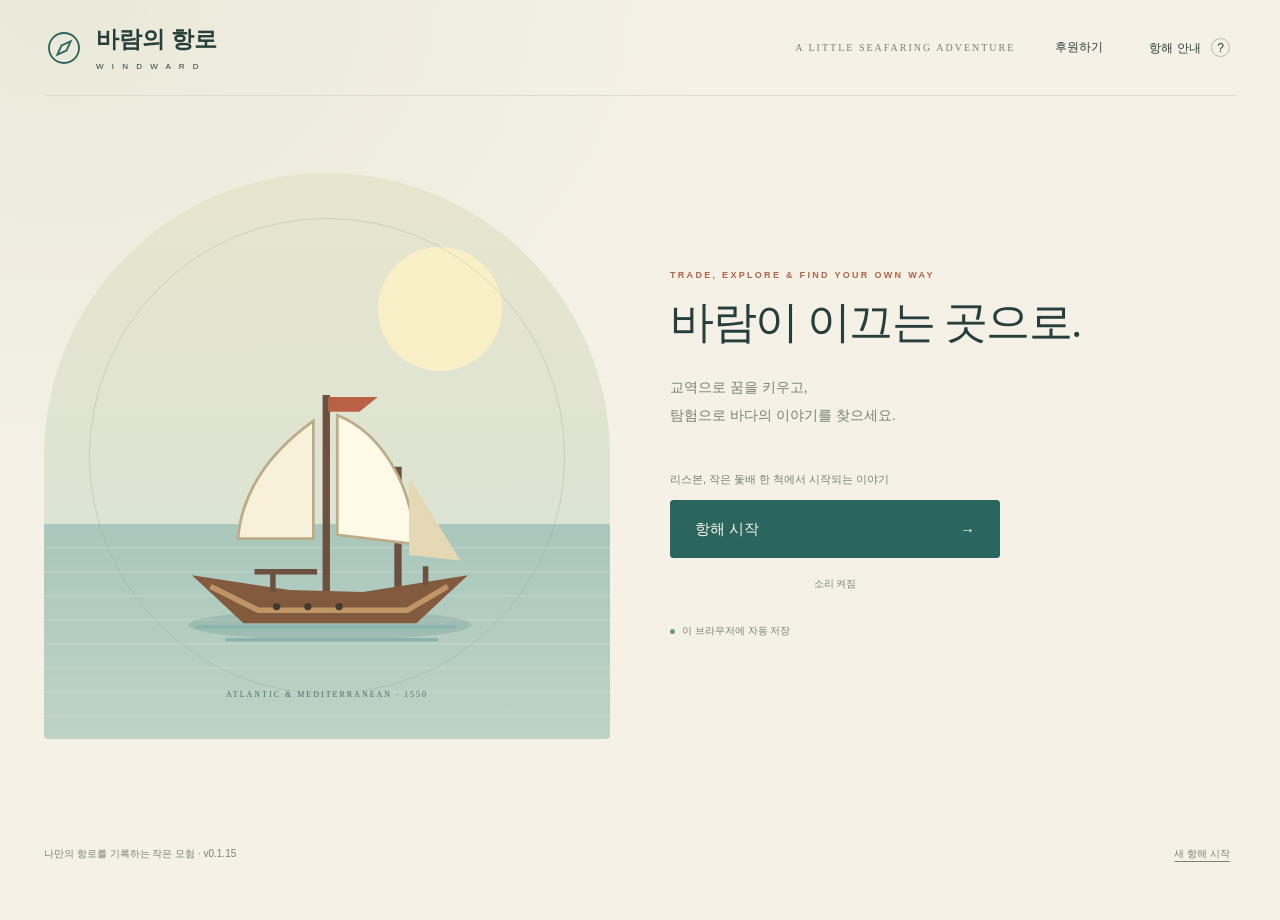
<file: index.html>
<!doctype html>
<html lang="ko">
<head>
  <meta charset="utf-8">
  <meta name="viewport" content="width=device-width, initial-scale=1, viewport-fit=cover">
  <meta name="theme-color" content="#f3eee3">
  <meta name="application-version" content="0.1.15">
  <meta name="description" content="교역으로 꿈을 키우고 탐험으로 이야기를 발견하는 평화로운 모바일 웹 항해 게임.">
  <title>바람의 항로 · Windward</title>
  <script>if (['port', 'sea'].includes(new URLSearchParams(location.search).get('screen'))) document.documentElement.classList.add('page-boot');</script>
  <link rel="stylesheet" href="style.css?v=0.1.14">
  <script src="geography.js" defer></script>
  <script src="navigation.js?v=11" defer></script>
  <script src="engine.js?v=0.1.15" defer></script>
  <script src="sea-ui.js?v=0.1.3" defer></script>
  <script src="voyage-camera.js?v=32" defer></script>
  <script src="voyage-art.js?v=0.1.15" defer></script>
  <script src="voyage-ui.js?v=0.1.15" defer></script>
  <script src="audio-config.js?v=0.1.5" defer></script>
  <script src="audio.js?v=0.1.5" defer></script>
  <script src="play-session.js?v=33" defer></script>
  <script src="discovery-ui.js?v=0.1.8" defer></script>
  <script src="app.js?v=0.1.9" defer></script>
</head>
<body>
  <div id="page-transition" class="page-transition" role="status" aria-live="polite" hidden><span id="page-transition-message">화면을 새로 불러오고 있습니다…</span><small>저장한 항해 기록을 이어갑니다.</small></div>
  <svg class="svg-defs" aria-hidden="true" xmlns="http://www.w3.org/2000/svg">
    <defs>
      <symbol id="i-compass" viewBox="0 0 24 24"><circle cx="12" cy="12" r="9"/><path d="m16 8-2.5 5.5L8 16l2.5-5.5Z"/></symbol>
      <symbol id="i-coin" viewBox="0 0 24 24"><circle cx="12" cy="12" r="8"/><path d="M15 8h-4a2 2 0 0 0 0 4h2a2 2 0 0 1 0 4H9m3-10v12"/></symbol>
      <symbol id="i-box" viewBox="0 0 24 24"><path d="m3 7 9-4 9 4v10l-9 4-9-4Zm0 0 9 4 9-4M12 11v10M7 5l10 5"/></symbol>
      <symbol id="i-sun" viewBox="0 0 24 24"><circle cx="12" cy="12" r="4"/><path d="M12 2v2m0 16v2M2 12h2m16 0h2M5 5l2 2m10 10 2 2M5 19l2-2M17 7l2-2"/></symbol>
      <symbol id="i-anchor" viewBox="0 0 24 24"><circle cx="12" cy="5" r="2"/><path d="M12 7v14M7 10h10M3 14c0 9 18 9 18 0M3 14v4m18-4v4"/></symbol>
      <symbol id="i-book" viewBox="0 0 24 24"><path d="M4 3h13a2 2 0 0 1 2 2v16H6a3 3 0 0 1 0-6h13M4 3v15M8 7h7m-7 4h5"/></symbol>
      <symbol id="i-arrow" viewBox="0 0 24 24"><path d="M4 12h16m-6-6 6 6-6 6"/></symbol>
      <symbol id="i-ship" viewBox="0 0 24 24"><path d="M12 2v15M10 4 3 14h7m4-10 7 10h-7M2 18h20l-4 4H6Z"/></symbol>
      <symbol id="ship-art" viewBox="0 0 200 160">
        <ellipse cx="100" cy="141" rx="77" ry="8" fill="#164e56" opacity=".12"/>
        <path d="M28 142h140M44 149h114" stroke="#8db3ae" stroke-width="2" stroke-linecap="round"/>
        <path d="M98 16v109M137 55v68" stroke="#6c5140" stroke-width="4"/>
        <path d="M91 30C66 48 52 70 50 94h41Z" fill="#f7f1d9" stroke="#bdac87" stroke-width="1.5"/>
        <path d="M104 27c23 9 41 37 42 70l-42-5Z" fill="#fff9e7" stroke="#bdac87" stroke-width="1.5"/>
        <path d="m143 61 28 45-28-3Z" fill="#e5d8b5"/>
        <path d="M99 17h27l-10 8H99" fill="#b86145"/>
        <path d="m25 114 28 26h94l28-26-57 9-40-1Z" fill="#825a3e"/>
        <path d="m35 120 26 13h81l22-13" fill="none" stroke="#bf9565" stroke-width="3"/>
        <path d="M69 111v12m83-14v10M59 112h34" stroke="#6c5140" stroke-width="3"/>
        <circle cx="71" cy="131" r="2" fill="#3f3c33"/><circle cx="88" cy="131" r="2" fill="#3f3c33"/><circle cx="105" cy="131" r="2" fill="#3f3c33"/>
      </symbol>
    </defs>
  </svg>
  <main>
  <section id="entry-screen" aria-label="입장 화면">
  <header class="masthead">
    <a class="brand" href="./" aria-label="바람의 항로 처음 화면"><svg class="brand-mark"><use href="#i-compass"/></svg><span>바람의 항로<small>W I N D W A R D</small></span></a>
    <div class="header-right"><span class="edition">A LITTLE SEAFARING ADVENTURE</span><button type="button" class="quiet" data-support aria-label="후원하기 (새 탭)">후원하기</button><button class="quiet" id="help-button" aria-label="게임 도움말">항해 안내 <span>?</span></button></div>
  </header>
    <div class="entry-body">
      <div class="entry-art" aria-hidden="true"><div class="entry-sun"></div><div class="entry-orbit"></div><svg viewBox="0 0 200 160"><use href="#ship-art"/></svg><span>ATLANTIC & MEDITERRANEAN · 1550</span></div>
      <section class="intro"><p class="eyebrow">TRADE, EXPLORE & FIND YOUR OWN WAY</p><h1 id="entry-title" tabindex="-1">바람이 이끄는 곳으로.</h1><p class="intro-copy">교역으로 꿈을 키우고,<br>탐험으로 바다의 이야기를 찾으세요.</p>
        <div class="entry-actions"><p id="entry-summary" class="hint"></p><button id="start-button" class="primary">항해 시작 <span aria-hidden="true">→</span></button><button type="button" class="text-button" data-sound aria-pressed="true" aria-label="항해 소리 끄기">소리 켜짐</button><div class="save-status" id="save-status">이 브라우저에 자동 저장</div></div>
      </section>
    </div>
    <p id="session-notice" class="market-tip" role="status" hidden></p>
    <div class="entry-bottom"><span>나만의 항로를 기록하는 작은 모험 · v0.1.15</span><button id="reset-button" class="text-button">새 항해 시작</button></div>
  </section>
  <section id="game-screen" aria-label="게임 화면" tabindex="-1" hidden>
    <nav class="play-controls" aria-label="게임 메뉴"><span id="play-mode-label"></span><button type="button" class="text-button" data-sound aria-pressed="true" aria-label="항해 소리 끄기">소리 켜짐</button><button type="button" class="text-button" data-support aria-label="후원하기 (새 탭)">후원하기</button><button class="text-button" data-help>항해 안내</button><button class="text-button" id="return-menu-button">입장 화면</button></nav>
    <section class="game-stats" aria-label="항해 현황">
      <div><svg class="icon"><use href="#i-coin"/></svg><span><small>보유 금화</small><strong id="gold">700 <em>G</em></strong></span></div>
      <div><svg class="icon"><use href="#i-box"/></svg><span><small>화물 적재</small><strong id="cargo-count">0 <em>/ 24</em></strong></span></div>
      <div><svg class="icon"><use href="#i-sun"/></svg><span><small>항해의 시간</small><strong id="day">1 <em>일째</em></strong></span></div>
      <div><svg class="icon"><use href="#i-anchor"/></svg><span><small>발견한 항구</small><strong id="visited">1 <em>/ 8</em></strong></span></div>
    </section>
    <div class="game-layout">
      <section id="voyage-screen" aria-label="바다 항해 화면" hidden>
        <div class="section-heading"><h2 id="voyage-heading" tabindex="-1"><svg class="icon"><use href="#i-ship"/></svg> 바다 위의 제비호</h2><button id="open-chart-button" class="secondary">해도 열기 <svg class="icon"><use href="#i-compass"/></svg></button></div>
        <div class="voyage-wind" id="voyage-wind"><span class="wind-arrow" id="voyage-wind-arrow" aria-hidden="true">↑</span><div><strong id="voyage-wind-label"></strong><small id="voyage-wind-effect"></small></div></div>
        <div class="voyage-stage" id="voyage-stage">
          <canvas id="voyage-canvas" tabindex="0" role="application" aria-label="바다 조타. 배 주변 클릭·터치와 방향키는 화면 기준 방향, 스페이스는 정지 또는 계속입니다."></canvas>
          <div class="voyage-caption"><p class="eyebrow">UNDER SAIL / 1550</p><h3 id="voyage-mood">바다가 부르는 곳으로</h3><span id="voyage-position"></span></div>
          <div id="voyage-ports" class="voyage-ports" aria-label="가까이 보이는 항구"></div>
          <div class="voyage-instruments"><div class="voyage-compass" aria-hidden="true"><span id="voyage-north">N</span><i id="voyage-needle"></i></div><span id="voyage-bearing" title="배의 선수 방향">남서 · 225°</span><button id="voyage-camera-toggle" class="secondary" aria-label="선수 고정 시점" aria-pressed="true">시점: 선수 고정</button></div>
          <button id="mini-chart-button" class="voyage-minimap" aria-label="현재 위치 미니맵: 전체 해도 열기"><canvas id="voyage-minimap" width="150" height="110" aria-hidden="true"></canvas><span>해도 보기 ↗</span></button>
          <div class="voyage-readout"><span id="voyage-motion">정박 중</span><span id="voyage-speed"></span></div>
          <button id="lookout-button" class="secondary lookout-button" aria-haspopup="dialog" aria-controls="sea-atlas-dialog">망원경</button>
        </div>
        <div class="voyage-controls"><div><p id="voyage-status" role="status">바다를 눌러 방향을 정하세요.</p><p class="hint">클릭·터치한 방향으로 계속 항해 · 해안 앞 자동 정지 · 경로 지정은 해도에서</p></div><button id="voyage-look-toggle" class="secondary" aria-pressed="false">화면: 귀여운</button><button id="voyage-pause" class="secondary" disabled>정지</button></div>
        <div id="voyage-arrival" class="arrival-panel" aria-live="polite"></div>
        <details class="helm-help"><summary>조타와 소리 안내</summary><p>기본은 선수 고정 시점입니다. 배의 뱃머리는 화면 위를 향하고 선회하면 지도가 반대로 회전합니다. '시점' 버튼으로 기존 북쪽 고정 화면과 비교할 수 있습니다. 클릭·터치와 방향키는 화면 기준으로 조타하며, 스페이스로 정지·계속합니다. 나침반 바늘과 N 표시는 실제 북쪽, 아래 숫자는 배의 선수 방향입니다. 미니맵과 해도는 항상 북쪽이 위입니다. 가까운 항구 표지를 누르면 접근하며 미확인 항구는 육지를 가로질러 갈 수 없습니다.</p><p>출발할 때 서서히 가속하며 크게 선회하면 감속하고, 직선에서 다시 속도가 붙습니다. 속도 %는 현재 선박의 최고 속도를 기준으로 합니다. 경비는 이동 거리에 따라 계산되며 정지 버튼은 앞으로 조금 흐르며 서서히 멈춥니다.</p><p>풍향은 바람이 불어오는 쪽이며 작은 화살표는 화면에서 바람이 흐르는 쪽입니다. 풍속은 노트(kn)로 표시합니다. 게임 속 날짜·해역에 따라 바람이 서서히 달라지며, 순풍·옆바람·맞바람에 따른 순항 속도는 최고속도의 80~100% 범위입니다. 맞바람에도 이동할 수 있고 자동항해에도 같은 바람이 적용됩니다. 표시된 순항 목표와 실제 속도는 가속·선회·감속 중에 다를 수 있습니다.</p><p>상단 '소리 켜짐/꺼짐'으로 은은한 물살·바람·갈매기·선박·입항 알림음을 조절합니다. '소리 대기'라면 화면을 터치해 주세요. 음량은 기기의 미디어 음량으로 조절하며, 다른 탭이나 입장 화면으로 이동하면 소리가 멈춥니다.</p></details>
      </section>
      <section class="chart-section" id="chart-screen" aria-label="항해 지도" hidden>
        <div class="section-heading"><h2 id="chart-heading" tabindex="-1"><svg class="icon"><use href="#i-compass"/></svg> 항해도</h2><button id="return-sea-button" class="secondary">배로 돌아가기 <svg class="icon"><use href="#i-ship"/></svg></button></div>
        <p id="chart-peek-note" class="hint" hidden></p>
        <div class="chart" id="chart">
          <div class="chart-note">유럽 · 지중해 항해도<small>PORTS c.1550 / MODERN COASTLINE</small></div><div class="chart-tools" aria-label="지도 조작"><button id="zoom-in" aria-label="지도 확대">+</button><button id="zoom-out" aria-label="지도 축소">−</button><button id="chart-home">내 배</button><button id="chart-world">전체 해역</button></div>
          <svg id="sea-map" viewBox="0 0 1440 725" role="img" aria-label="1550년경 유럽과 지중해 항해도. 바다를 클릭하거나 터치해 수동항해합니다."><defs><pattern id="ocean-lines" width="60" height="60" patternUnits="userSpaceOnUse"><path d="M60 0H0v60" fill="none" stroke="#779b95" stroke-width=".4" opacity=".5"/></pattern></defs><rect width="1440" height="725" fill="#bad3ca"/><rect width="1440" height="725" fill="url(#ocean-lines)"/><g id="real-land"></g><g id="geographic-labels"></g><path id="route-line" fill="none" stroke="#a96143" stroke-width="2" stroke-dasharray="6 7" vector-effect="non-scaling-stroke"/><g id="map-markers"></g><g id="map-ship" pointer-events="none"><use href="#ship-art" width="58" height="47" x="-29" y="-37"/></g><circle id="target-ring" r="6" fill="none" stroke="#a96143" stroke-width="2" vector-effect="non-scaling-stroke" pointer-events="none" hidden/></svg>
          <div class="map-bottom"><span><i class="map-dot"></i> <span id="current-label">리스본 정박 중</span></span><span id="coordinates">38° N · 9° W</span></div>
        </div>
        <div class="arrival-panel" id="arrival-panel" aria-live="polite"></div>
        <div class="navigation-toolbar"><button id="goals-button" class="secondary" aria-haspopup="dialog" aria-controls="goals-dialog">항해 목표</button><span id="navigation-status" role="status">바다를 클릭해 출항하세요</span><button id="pause-sailing" class="secondary" disabled>정지</button></div>
        <div class="port-selector" id="port-selector" aria-label="목적지 선택"></div>
        <div class="route-panel" id="route-panel" role="note" aria-label="항해 안내"></div>
      </section>
      <section class="dock" id="dock" aria-label="항구 화면">
        <div class="harbor-town">
          <img class="harbor-background" src="assets/harbor-town.webp" width="1536" height="1024" alt="따뜻한 석조 건물과 시장, 조선소, 범선이 있는 지중해 항구의 창작 풍경">
          <div class="harbor-heading"><p class="eyebrow">A MOMENT ASHORE / 1550</p><h2 id="port-name" tabindex="-1">리스본 <small>항구</small></h2><p id="port-subtitle"></p></div>
          <nav class="harbor-places" aria-label="항구 시설">
            <button class="place-button place-market" data-service="market" aria-haspopup="dialog" aria-controls="service-dialog"><svg class="icon"><use href="#i-coin"/></svg><span>교역소<small>물품 사고팔기</small></span></button>
            <button class="place-button place-adventure" data-service="adventure" aria-haspopup="dialog" aria-controls="service-dialog"><svg class="icon"><use href="#i-compass"/></svg><span>탐험<small>새로운 발견</small></span></button>
            <button class="place-button place-contracts" data-service="contracts" aria-haspopup="dialog" aria-controls="service-dialog"><svg class="icon"><use href="#i-book"/></svg><span>의뢰<small>상인들의 소식</small></span></button>
            <button class="place-button place-ship" data-service="ship" aria-haspopup="dialog" aria-controls="service-dialog"><svg class="icon"><use href="#i-ship"/></svg><span>선박<small>조선소 · 선박 교체</small></span></button>
            <button class="place-button place-log" data-service="log" aria-haspopup="dialog" aria-controls="service-dialog"><svg class="icon"><use href="#i-book"/></svg><span>항해 일지<small>지나온 여정</small></span></button>
            <button class="place-button place-harbor" id="harbor-button" aria-label="항구: 바다로 이동"><svg class="icon"><use href="#i-anchor"/></svg><span>항구<small>바다로 나가기</small></span></button>
          </nav>
          <p class="harbor-scene-note">시설 표지를 눌러 항구를 둘러보세요.</p>
        </div>
        <div class="harbor-caption"><p id="port-description"></p><span>지중해 항구의 창작 풍경</span></div>
        <dialog id="service-dialog" class="service-dialog" aria-labelledby="service-title">
          <div class="service-header"><div><p class="eyebrow" id="service-port"></p><h2 id="service-title" tabindex="-1">교역소</h2></div><button id="close-service" class="secondary" data-close="service-dialog">항구 풍경 <span aria-hidden="true">×</span></button></div>
          <div class="tabs" role="tablist" aria-label="항구 메뉴"><button role="tab" aria-selected="true" aria-controls="dock-content" id="tab-market" data-tab="market">교역소</button><button role="tab" aria-selected="false" aria-controls="dock-content" id="tab-adventure" data-tab="adventure" tabindex="-1">탐험</button><button role="tab" aria-selected="false" aria-controls="dock-content" id="tab-contracts" data-tab="contracts" tabindex="-1">의뢰</button><button role="tab" aria-selected="false" aria-controls="dock-content" id="tab-ship" data-tab="ship" tabindex="-1">선박</button><button role="tab" aria-selected="false" aria-controls="dock-content" id="tab-log" data-tab="log" tabindex="-1">일지</button></div>
          <div id="service-feedback" class="service-feedback" role="status" hidden></div>
          <div id="dock-content" role="tabpanel" aria-labelledby="tab-market"></div>
        </dialog>
      </section>
    </div>
  </section>
  </main>
  <div id="toast" class="toast" role="status" aria-live="polite" hidden></div>
  <dialog id="market-news-dialog" class="goals-dialog" aria-labelledby="market-news-title">
    <div class="goals-header"><h2 id="market-news-title" tabindex="-1">상인들의 시세 소식</h2><button class="secondary" data-close="market-news-dialog">닫기</button></div>
    <div class="market-news-body"><p id="market-news-date" class="eyebrow"></p><p class="hint">이 소식을 읽는 동안에도 항해는 계속됩니다. 항해·탐험으로 게임 날짜가 흐르며, 정지·접속 종료 중에는 소식이 만료되지 않습니다.</p><div id="market-news-content"></div></div>
  </dialog>
  <dialog id="sea-atlas-dialog" class="goals-dialog sea-atlas-dialog" aria-labelledby="sea-atlas-title">
    <div class="goals-header"><h2 id="sea-atlas-title" tabindex="-1">망원경과 발견 도감</h2><button class="secondary" data-close="sea-atlas-dialog">닫기</button></div>
    <div class="sea-atlas-body"><p class="eyebrow">A LITTLE WONDER AT SEA</p><p id="sea-atlas-count" tabindex="-1" role="status"></p><p id="sea-rumor-notice" role="status" hidden></p><p class="hint">주변 단서를 찾아 접근한 뒤 정지·조사하세요. 살펴보는 동안에도 항해는 계속됩니다. 발견물은 게임 속 창작 이야기입니다.</p><button id="sea-atlas-scan" class="secondary">주변 다시 살펴보기</button><details class="rumor-journal"><summary>기록한 소문과 항해 이야기</summary><div id="sea-rumor-list"></div></details><div id="sea-atlas-list"></div></div>
  </dialog>
  <dialog id="goals-dialog" class="goals-dialog" aria-labelledby="goals-title">
    <p class="atlas-shortcut"><button class="secondary" data-sea-atlas aria-haspopup="dialog" aria-controls="sea-atlas-dialog">해상 발견 도감</button> <button class="secondary" data-market-news aria-haspopup="dialog" aria-controls="market-news-dialog">시세 소식</button></p>
    <div class="goals-header"><h2 id="goals-title" tabindex="-1">항해 목표</h2><button class="secondary" data-close="goals-dialog" aria-label="항해 목표 닫기">닫기 <span aria-hidden="true">×</span></button></div>
    <div class="goals-content">
      <section class="objective"><div class="objective-icon"><svg class="icon" aria-hidden="true"><use href="#i-compass"/></svg></div><div><p class="eyebrow">YOUR FIRST CHAPTER</p><h3>작은 배, 커다란 꿈</h3><p>8곳의 항구를 직접 발견하고, 배를 업그레이드하고, 5,000 G를 모으세요.</p><div class="quest-checks" id="quest-checks"></div></div></section>
      <section class="adventure-goal"><div><p class="eyebrow">STORIES BEYOND THE HORIZON</p><h3>돈보다 오래 남는 보물</h3><p>다섯 발견을 기록하고 의뢰 3건을 완수해, 항구들의 이야기를 연결하세요.</p><div class="quest-checks" id="adventure-checks"></div></div><span class="hint">입항 후 탐험 메뉴에서</span></section>
    </div>
  </dialog>
  <dialog id="help-dialog"><button class="dialog-close" data-close="help-dialog" aria-label="안내 닫기">×</button><p class="eyebrow">THE MEDITERRANEAN, c.1550</p><h2>이름 없는 항구를 찾아서.</h2><p>리스본 항구 화면에서 시작합니다. 항구 버튼으로 바다에 나가세요. 다른 항구는 입항 버튼을 누르기 전까지 '미확인 항구'로 표시됩니다.</p><ol><li><strong>배 주변의 바다를 눌러 조타하세요.</strong><br>누른 방향으로 계속 항해합니다. 다시 누르면 방향을 바꾸고, 해안·해역 경계·예산 한계 앞에서는 정지합니다. '정지'와 '계속'으로 항해를 조절하세요.</li><li><strong>길을 살필 때는 해도를 펼치세요.</strong><br>해도에서 항로를 정하거나 '계속'을 누르면 항해 화면으로 전환합니다. 이동 중 '해도 열기'나 작은 지도를 누르면 약 3초간 해도를 확인하고 자동으로 돌아갑니다. 드래그·확대 조작을 마치면 3초를 다시 셉니다. 정지 중에는 시간제한이 없습니다. 해도의 수동항해는 누른 바다 지점까지만 이동하며, 육지는 중간 지점을 정해 우회하세요.</li><li><strong>미확인 항구에 접근해 입항하세요.</strong><br>가까운 항구가 항해 화면에 표시됩니다. 접근한 뒤 정지 상태에서 '입항'을 누르면 이름이 공개되고 항구 화면이 열립니다. 방문한 항구는 클릭 한 번으로 해안을 우회해 자동항해합니다.</li><li><strong>항구에서 다음 항해를 준비하세요.</strong><br>교역소·탐험·의뢰·선박을 이용하고 항구 버튼을 눌러 바다로 돌아갑니다. 화면 전환은 무료이며 실제 항해 거리에 따라 날짜와 경비가 진행됩니다. 해류 지도는 경비를 줄여줍니다.</li></ol><p class="hint">항해 화면에 초점을 두면 방향키로 조타, 스페이스로 정지·계속할 수 있습니다. 해도는 드래그로 이동하고 +/− 또는 두 손가락으로 확대합니다.<br>새로고침하거나 화면을 벗어나면 항해가 정지된 상태로 저장됩니다. '계속'을 눌러 재개하세요.<br>항구는 1550년경의 실제 도시, 해안선은 현대 지형을 단순화했습니다. 의뢰·모험·시세는 게임용 창작입니다.</p><button class="primary" data-close="help-dialog">나의 첫 항로 그리기</button></dialog>
  <dialog id="discovery-dialog" aria-labelledby="discovery-title"><button class="dialog-close" data-close="discovery-dialog" aria-label="발견 기록 닫기">×</button><p class="eyebrow">A NEW PAGE IN YOUR ATLAS</p><div id="discovery-art"></div><h2 id="discovery-title"></h2><p id="discovery-story"></p><p id="discovery-benefit" class="market-tip"></p><p id="discovery-reward" class="hint"></p><button class="primary" data-close="discovery-dialog">발견 도감에 기록했습니다</button></dialog>
  <dialog id="reset-dialog"><p class="eyebrow">A NEW BEGINNING</p><h2>새 항해를 시작할까요?</h2><p>이 브라우저에 저장된 현재 항해 기록이 삭제됩니다.</p><div class="dialog-actions"><button class="secondary" data-close="reset-dialog">계속 항해하기</button><button class="primary" id="confirm-reset">처음부터 시작</button></div></dialog>
  <noscript>이 게임을 실행하려면 브라우저에서 JavaScript를 활성화해 주세요.</noscript>
</body>
</html>
</file>
<file: style.css>
:root{--paper:#f5f1e7;--ink:#263f3c;--muted:#7b8173;--line:#dddccf;--teal:#2a665e;--rust:#af6548;--serif:Georgia,'Batang','Noto Serif KR',serif;--sans:'Malgun Gothic','Apple SD Gothic Neo',sans-serif}
*{box-sizing:border-box}body{margin:0;background:radial-gradient(ellipse at 5% 0%,#eae9d9 0,transparent 40%),var(--paper);color:var(--ink);font-family:var(--sans);font-size:14px;-webkit-tap-highlight-color:transparent}button,a,input{touch-action:manipulation}button,input{font:inherit}button{cursor:pointer}button:disabled{cursor:not-allowed;opacity:.45}button:focus-visible,a:focus-visible,input:focus-visible{outline:3px solid #b87943;outline-offset:4px}button{color:inherit}a{color:inherit}svg{display:block}.svg-defs{position:absolute;width:0;height:0;overflow:hidden}.icon{width:21px;height:21px;fill:none;stroke:currentColor;stroke-width:1.5;stroke-linecap:round;stroke-linejoin:round;flex-shrink:0}.masthead{max-width:1380px;margin:0 auto;padding:24px 44px;border-bottom:1px solid var(--line);display:flex;justify-content:space-between;align-items:center}.brand{display:flex;align-items:center;gap:12px;text-decoration:none;font-family:var(--serif);font-size:23px;font-weight:700}.brand-mark{width:40px;height:40px;stroke:var(--teal);stroke-width:1.1;fill:none}.brand small{display:block;font:8px var(--sans);letter-spacing:3px;margin-top:7px}.header-right{display:flex;align-items:center;gap:34px}.edition{font:10px Georgia,serif;letter-spacing:2px;color:var(--muted)}.quiet{border:0;background:transparent;min-height:44px;font-size:12px}.quiet span{display:inline-grid;place-items:center;width:19px;height:19px;border:1px solid #b9bdaf;border-radius:50%;margin-left:7px}main{max-width:1292px;margin:auto;padding:0 0 20px}.intro{display:flex;justify-content:space-between;align-items:flex-end;padding:35px 0 29px}.eyebrow{font-size:9px;letter-spacing:2.3px;color:var(--rust);font-weight:700;margin:0 0 12px}h1{font-family:var(--serif);font-size:34px;font-weight:500;letter-spacing:-1.5px;margin:0}.intro-copy{font-size:12px;color:var(--muted);margin:12px 0 0}.save-status{font-size:10px;color:var(--muted);padding-bottom:4px}.save-status:before{content:'';display:inline-block;width:5px;height:5px;background:#699b79;border-radius:50%;margin-right:7px}.game-stats{display:grid;grid-template-columns:repeat(4,1fr);padding:20px 0;border-block:1px solid var(--line);margin-bottom:30px}.game-stats>div{display:flex;align-items:center;gap:17px;padding-left:28px;border-left:1px solid var(--line)}.game-stats>div:first-child{padding-left:0;border:0}.game-stats .icon{width:28px;height:28px;color:#899282}.game-stats small{display:block;font-size:10px;color:var(--muted);margin-bottom:5px}.game-stats strong{font-family:Georgia,serif;font-size:26px;font-weight:400;letter-spacing:-.5px}.game-stats em{font-family:var(--sans);font-style:normal;color:var(--muted);font-size:12px;margin-left:5px}.game-layout{display:grid;grid-template-columns:minmax(0,1fr) 360px;gap:32px}.section-heading{display:flex;align-items:center;justify-content:space-between;margin-bottom:14px;min-height:30px}.section-heading h2{display:flex;align-items:center;gap:9px;font-size:14px;margin:0}.section-heading>span{font-size:9px;color:var(--muted);letter-spacing:.8px}i{font-style:normal;padding:0 6px}.chart{position:relative;background:#b9d4ce;border:1px solid #9ab4a4;overflow:hidden;border-radius:3px;box-shadow:inset 0 0 0 6px #edf0dc}.chart #sea-map{width:100%;height:auto;display:block}.chart-note{position:absolute;top:22px;left:24px;font-family:var(--serif);font-size:15px;letter-spacing:2px;z-index:1;pointer-events:none}.chart-note small{display:block;font:7px Georgia,serif;letter-spacing:1.5px;margin-top:7px;color:#688782}.map-bottom{position:absolute;left:17px;right:17px;bottom:13px;display:flex;justify-content:space-between;font-size:9px;color:#426d65}.map-dot{display:inline-block;background:var(--teal);width:6px;height:6px;border-radius:50%;padding:0;margin-right:5px}#map-markers text{font-family:var(--sans);font-size:15px;font-weight:700;paint-order:stroke;stroke:#d6e2d2;stroke-width:5px;stroke-linejoin:round;fill:#34594e}#map-markers .marker{cursor:pointer}#map-markers .marker:hover circle{stroke:#b26948;stroke-width:4}#map-ship{pointer-events:none}.port-selector{display:grid;grid-template-columns:repeat(5,1fr);gap:6px;padding:13px 0}.port-chip{border:1px solid var(--line);background:transparent;border-radius:3px;min-height:48px;padding:8px 3px;font-size:12px}.port-chip small{display:block;font-size:8px;margin-top:5px;color:var(--muted)}.port-chip.active{background:var(--teal);border-color:var(--teal);color:#fff}.port-chip.active small{color:#cfddd2}.port-chip.current{border-color:#8fa496}.route-panel{min-height:92px;background:#ecebdd;border:1px solid #dddfcc;border-radius:3px;padding:17px;display:flex;align-items:center;gap:16px;justify-content:space-between}.route-panel h3{font-family:var(--serif);font-size:18px;font-weight:500;margin:0 0 7px}.route-panel p{margin:0;color:var(--muted);font-size:11px;line-height:1.6}.route-panel .primary{flex-shrink:0;padding:12px 20px}.primary,.secondary{border:1px solid var(--teal);border-radius:3px;background:var(--teal);color:#f9f5e9;min-height:44px;padding:12px 16px;display:inline-flex;justify-content:center;align-items:center;gap:16px;font-size:12px}.primary:hover:not(:disabled){background:#1d534b}.secondary{background:transparent;color:var(--teal)}.objective{display:flex;gap:16px;padding:26px 0;margin-top:6px}.objective-icon{width:40px;height:40px;border:1px solid #c9cbbb;border-radius:50%;display:grid;place-items:center;flex-shrink:0}.objective .eyebrow{font-size:8px;margin-bottom:9px}.objective h3{font-family:var(--serif);font-size:19px;font-weight:500;margin:0 0 8px}.objective p:not(.eyebrow){color:var(--muted);font-size:11px;line-height:1.8;margin:0}.quest-checks{display:flex;flex-wrap:wrap;gap:8px 15px;font-size:10px;color:var(--muted);margin-top:14px}.quest-checks span:before{content:'';display:inline-block;width:6px;height:6px;border:1px solid #a2aa95;border-radius:50%;margin-right:5px}.quest-checks .complete{color:var(--teal)}.quest-checks .complete:before{background:var(--teal);border-color:var(--teal)}.dock{border-left:1px solid var(--line);padding-left:29px}.dock-heading{display:flex;justify-content:space-between;align-items:center;padding:4px 0 0}.dock-heading .eyebrow{font-size:8px;margin-bottom:10px}.dock-heading h2{font-family:var(--serif);font-size:30px;letter-spacing:-1px;font-weight:500;margin:0}.dock-heading h2 small{font-family:var(--sans);font-size:12px;font-weight:400;color:var(--muted);margin-left:5px}.dock-heading>.icon{height:36px;width:36px;stroke:#99a18e;stroke-width:1}.port-description{font-size:11px;line-height:1.85;color:var(--muted);min-height:42px;margin:13px 0 18px}.tabs{display:grid;grid-template-columns:repeat(3,1fr);border-bottom:1px solid var(--line);margin-bottom:19px}.tabs button{min-height:45px;border:0;border-bottom:2px solid transparent;background:transparent;font-size:12px;color:var(--muted)}.tabs button[aria-selected=true]{border-bottom-color:var(--teal);color:var(--teal);font-weight:700}.market-top{display:flex;justify-content:space-between;align-items:center;gap:8px}.market-top p{font-size:10px;color:var(--muted)}.segmented{display:flex;border:1px solid #cdd3c3;border-radius:3px;overflow:hidden}.segmented button{padding:8px 13px;min-height:36px;background:transparent;border:0;font-size:11px}.segmented button.active{background:#dce3d4;color:var(--teal);font-weight:700}.commodity{padding:18px 0;border-bottom:1px solid var(--line)}.commodity-head{display:flex;align-items:center;gap:12px}.goods-art{width:42px;height:42px;flex-shrink:0;background:#ece7d9;border-radius:50%;padding:8px}.goods-art svg{width:100%;height:100%}.commodity-info{flex:1}.commodity-info h3{font-size:13px;font-weight:700;margin:0 0 5px}.commodity-info p{font-size:9px;margin:0;color:var(--muted)}.badge{font-size:8px;color:#6c8155;margin-left:6px;background:#e5e8d8;padding:3px 5px;font-weight:400;border-radius:2px}.commodity-price{text-align:right;font:20px Georgia,serif}.commodity-price small{font:10px var(--sans);color:var(--muted)}.commodity-price p{font:9px var(--sans);color:var(--muted);margin:6px 0 0}.trade-controls{display:flex;gap:7px;margin-top:13px}.stepper{display:flex;flex:1;min-width:0;border:1px solid #d6d8c9;border-radius:3px;overflow:hidden}.stepper button{border:0;background:#eeeee2;width:34px;min-height:38px;font-size:16px}.stepper input{width:42px;flex:1;min-width:20px;border:0;border-radius:0;text-align:center;background:transparent;appearance:textfield;-moz-appearance:textfield;font-size:12px;color:var(--ink)}.stepper input::-webkit-inner-spin-button{appearance:none}.max-button{border:1px solid #d6d8c9;background:transparent;padding:0 7px;font-size:9px;border-radius:3px}.trade-button{border:1px solid #7f9a85;background:transparent;color:#35604e;min-width:108px;min-height:40px;border-radius:3px;font-size:11px}.trade-button:hover:not(:disabled){background:#e0e7d8}.market-tip{font-size:10px;line-height:1.9;color:var(--muted);background:#eeecdf;padding:12px;margin-top:17px;border-left:2px solid #a9b391}.hint{font-size:11px;color:var(--muted);line-height:1.9}.relief{margin-top:16px}.relief button{width:100%}.ship-portrait{background:radial-gradient(ellipse at center,#dee8d8,transparent 70%);text-align:center;padding:14px 0}.ship-portrait>svg{width:200px;height:160px;margin:auto;animation:bob 5s ease-in-out infinite}.ship-portrait .eyebrow{margin:8px 0;font:8px Georgia,serif;letter-spacing:1.5px}.ship-portrait h3{font:23px var(--serif);margin:10px}.ship-details{margin:16px 0 24px}.ship-details div{display:flex;justify-content:space-between;border-bottom:1px solid var(--line);padding:12px 0;font-size:12px}.ship-details dt{color:var(--muted)}.ship-details dd{margin:0}.upgrade-box{padding:18px;background:#eaeadd;border:1px solid #d8dcc9;border-radius:3px}.upgrade-box h3{font:20px var(--serif);margin:0 0 9px}.upgrade-box p{font-size:11px;line-height:1.8;color:var(--muted)}.upgrade-box button{width:100%;margin-top:7px}.cargo-manifest h3{font-size:12px;margin-top:25px}.cargo-manifest p{display:flex;justify-content:space-between;font-size:11px;color:var(--muted)}.log-list{list-style:none;padding:0;margin:0;max-height:500px;overflow:auto}.log-list li{font-size:11px;line-height:1.9;padding:13px 0 13px 17px;border-bottom:1px solid var(--line);position:relative;color:#69796a}.log-list li:before{position:absolute;content:'';left:0;top:21px;width:5px;height:5px;border-radius:50%;background:#879b7d}.log-list li:first-child{color:var(--ink)}footer{display:flex;gap:16px;align-items:center;justify-content:space-between;border-top:1px solid var(--line);padding:20px 0;color:var(--muted);font-size:9px}footer>span:first-child{letter-spacing:1px}.text-button{border:0;background:transparent;text-decoration:underline;text-underline-offset:4px;font-size:10px;color:var(--muted);min-height:44px}.toast{position:fixed;bottom:max(25px,env(safe-area-inset-bottom));left:50%;transform:translateX(-50%);z-index:20;border-radius:4px;background:#264d43;color:#f8f3e6;padding:16px 23px;font-size:12px;box-shadow:0 7px 30px #203d3326;max-width:calc(100% - 30px);width:max-content;line-height:1.6}.toast.error{background:#92583e}dialog{border:1px solid #c6c7b6;border-radius:5px;max-width:450px;width:calc(100% - 36px);padding:35px;background:var(--paper);color:var(--ink);box-shadow:0 20px 100px #153a3933}dialog::backdrop{background:#193d3a75;backdrop-filter:blur(4px)}dialog h2{font:26px var(--serif);margin:16px 0}dialog>p:not(.eyebrow){font-size:12px;line-height:1.9}dialog ol{padding-left:19px;font-size:12px;line-height:1.9}dialog li{padding:7px 0}dialog>.primary{width:100%;margin-top:13px}.dialog-close{position:absolute;top:10px;right:10px;width:40px;height:40px;border:0;background:transparent;font-size:23px}.dialog-actions{display:flex;gap:10px;margin-top:23px}.dialog-actions>*{flex:1}.sailing-overlay{position:absolute;inset:0;background:#d5e4d2dd;backdrop-filter:blur(2px);display:flex;flex-direction:column;align-items:center;justify-content:center;z-index:3}.sailing-overlay svg{width:160px;height:128px;animation:bob 1s infinite ease-in-out}.sailing-overlay strong{font:23px var(--serif);margin-top:10px}.sailing-overlay span{font-size:11px;color:var(--muted);margin-top:13px}[hidden]{display:none!important}@keyframes bob{0%,100%{transform:translateY(0) rotate(-2deg)}50%{transform:translateY(-5px) rotate(2deg)}}
@media(min-width:1400px){main{padding-inline:10px}.chart{margin-top:0}}@media(max-width:1399px){main{margin:0 44px}.game-layout{grid-template-columns:minmax(0,1fr) 330px;gap:25px}.dock{padding-left:24px}}@media(max-width:1000px){main{margin:0 28px}.masthead{padding:20px 28px}.game-layout{grid-template-columns:minmax(0,1fr) 300px;gap:22px}.dock{padding-left:20px}.edition{display:none}.chart-note{top:15px;left:16px;font-size:12px}.chart-note small{font-size:6px}.section-heading>span{font-size:7px}.map-bottom{font-size:8px;bottom:9px}.route-panel{align-items:flex-start;flex-direction:column}.route-panel .primary{width:100%}.objective{gap:10px}.objective-icon{display:none}.game-stats>div{padding-left:18px;gap:10px}.trade-button{min-width:96px}.commodity{padding:16px 0}}
@media(max-width:740px){main{margin:0 20px}.masthead{padding:16px 20px}.brand{font-size:21px;gap:9px}.brand-mark{width:34px;height:34px}.brand small{font-size:7px}.quiet{font-size:11px}.intro{padding:27px 0 23px}.intro .eyebrow{font-size:8px;letter-spacing:1.8px}h1{font-size:29px}.intro-copy{font-size:11px;line-height:1.8}.save-status{display:none}.game-stats{padding:17px 0;margin-bottom:24px}.game-stats>div{padding-left:11px;gap:0}.game-stats>div>.icon{display:none}.game-stats strong{font-size:22px}.game-stats em{font-size:10px;margin-left:1px}.game-stats small{font-size:9px}.game-layout{display:flex;flex-direction:column;gap:20px}.section-heading>span{font-size:8px;letter-spacing:0}.chart-note{font-size:12px;top:15px;left:16px}.chart #sea-map{min-height:255px;object-fit:cover}.port-chip{min-height:52px;font-size:11px}.port-chip small{font-size:8px}.port-selector{gap:5px}.route-panel{flex-direction:row;align-items:center;padding:15px;gap:10px}.route-panel h3{font-size:17px}.route-panel p{font-size:10px}.route-panel .primary{width:auto;padding:11px 13px;gap:7px;min-width:94px}.route-panel .primary .icon{width:15px}.objective{padding:22px 0 6px}.objective h3{font-size:19px}.objective p:not(.eyebrow){font-size:11px}.dock{border-left:0;border-top:1px solid var(--line);padding:24px 0 0}.dock-heading h2{font-size:28px}.port-description{min-height:0;font-size:12px}.tabs{margin-bottom:12px}.tabs button{font-size:13px;min-height:48px}.commodity{padding:17px 0}.commodity-info h3{font-size:14px}.commodity-info p{font-size:10px}.commodity-price{font-size:23px}.goods-art{width:44px;height:44px}.stepper button{min-height:44px;width:44px}.trade-button{min-width:130px;min-height:44px;font-size:12px}.max-button{padding:0 12px}.market-tip{font-size:11px}footer{margin-top:30px;flex-wrap:wrap;gap:4px 14px;font-size:8px}footer>span:nth-child(2){order:3;flex-basis:100%}.log-list{max-height:400px}.dock-content{scroll-margin-top:15px}dialog{padding:28px}.quest-checks{gap:9px;font-size:9px}}
.tabs{grid-template-columns:repeat(5,minmax(0,1fr))}
.tabs button{padding-inline:3px}
.adventure-goal{border-top:1px solid var(--line);padding:24px 0;margin-bottom:10px;display:flex;align-items:center;gap:20px;justify-content:space-between}
.adventure-goal h3{font:20px var(--serif);margin:0 0 10px}
.adventure-goal p:not(.eyebrow){font-size:11px;color:var(--muted);line-height:1.8;margin:0}
.adventure-goal .secondary{flex-shrink:0}
.explorer-summary{display:flex;justify-content:space-between;gap:10px;font-size:10px;color:var(--muted);padding:0 0 17px}
.explorer-summary strong{font:18px Georgia,serif;color:var(--teal);margin-left:6px}
.exploration-card{border:1px solid #d2d7c7;border-radius:3px;overflow:hidden}
.site-art{width:100%;height:auto;display:block;max-height:190px;background:#cbdcd0}
.exploration-body{padding:19px}
.exploration-body .eyebrow{font-size:9px;letter-spacing:1px}
.exploration-body h3,.contract-card h3{font:21px var(--serif);margin:10px 0 14px}
.exploration-body>p:not(.eyebrow),.contract-card>p:not(.eyebrow){font-size:11px;line-height:1.9;color:#647364}
.expedition-cost{margin:18px 0}
.expedition-cost>div{display:flex;justify-content:space-between;gap:12px;border-bottom:1px solid var(--line);padding:9px 0;font-size:10px;line-height:1.6}
.expedition-cost dt{color:var(--muted)}
.expedition-cost dd{margin:0;text-align:right}
.exploration-body>.primary,.contract-card>.primary,.contract-card>.secondary{width:100%;margin-top:9px;white-space:normal}
.clue-needed{border-left:2px solid var(--rust);padding:9px 11px;background:#eee5d6}
.discovery-perk{padding:12px;background:#e3e9d9;border-left:2px solid #8b9f7d;font-size:11px;line-height:1.8;color:#4e6951}
.discovery-atlas{margin-top:26px}
.discovery-atlas h3{font-size:12px;margin:0 0 14px}
.discovery-atlas details{border-top:1px solid var(--line);font-size:11px}
.discovery-atlas summary{cursor:pointer;display:flex;align-items:center;gap:12px;min-height:64px;list-style:none;padding:10px 0}
.discovery-atlas summary:after{content:'+';margin-left:auto;color:var(--muted)}
.discovery-atlas details[open] summary:after{content:'−'}
.discovery-atlas summary small{display:block;font-size:9px;color:var(--muted);margin-top:5px}
.atlas-status{font-size:8px;border:1px solid #d2d5c5;border-radius:2px;padding:4px 5px;color:var(--muted)}
.atlas-status.found{background:#dce7d4;border-color:#bdcdb0;color:var(--teal)}
.discovery-atlas details>p{font-size:11px;line-height:1.9;color:#647364;margin:0 0 16px}
.contract-card{border-top:1px solid var(--line);padding:20px 0 14px}
.contract-card.active-contract{border:1px solid #b8c5ab;background:#ecefe1;padding:18px;margin-bottom:22px;border-radius:3px}
.contract-card .delivery-line{font-weight:700;color:var(--teal)!important}
.contract-reminder{border-left:2px solid #ac805b;background:#ede8d9;padding:10px 12px;font-size:10px;line-height:1.9;margin:0 0 14px}
.contract-reminder .text-button{min-height:30px;color:var(--teal)}
.discovery-atlas summary:focus-visible{outline:3px solid #b87943;outline-offset:2px}
@media(max-width:740px){.adventure-goal{gap:12px;align-items:flex-start}.adventure-goal h3{font-size:18px}.adventure-goal .secondary{padding:10px 12px;font-size:11px}.exploration-body>p:not(.eyebrow),.contract-card>p:not(.eyebrow),.discovery-atlas details>p{font-size:12px}.explorer-summary{font-size:11px}.site-art{max-height:205px}.expedition-cost>div{font-size:11px}.contract-reminder{font-size:11px}.tabs button{font-size:12px}}
.chart #sea-map{width:100%;height:430px;min-height:0;touch-action:none;cursor:crosshair;user-select:none}
.chart-tools{position:absolute;right:12px;top:13px;display:flex;gap:4px}
.chart-tools button{min-width:36px;min-height:36px;border:1px solid #99aea0;background:#f2eededb;border-radius:3px;font-size:11px;padding:7px 9px}
.chart-tools #zoom-in,.chart-tools #zoom-out{font-size:19px;padding:2px 8px}
.chart-note{background:#e8eed7c9;padding:9px 11px;top:13px;left:13px;font-size:12px;border-radius:2px}
.chart-note small{font-size:6px;letter-spacing:1px}
.map-bottom{pointer-events:none}
#map-markers .port-caption{font-size:11px;stroke-width:3px;stroke:#dfebd7;fill:#315849}
#map-markers .port-question{font-size:10px;stroke:none;fill:#8d7254;font-family:Georgia,serif}
#map-markers .marker:hover circle{stroke-width:2}
.port-selector{grid-template-columns:repeat(4,minmax(0,1fr))}
.navigation-toolbar{display:flex;align-items:center;gap:10px;justify-content:space-between;padding-top:13px;flex-wrap:wrap}
.navigation-toolbar .secondary{min-height:36px;padding:8px 13px}
#navigation-status{font-size:10px;color:var(--muted);flex:1;text-align:right}
.chart-instructions{font-size:10px;color:var(--muted);line-height:1.9;margin:10px 0 0}
.at-sea{background:linear-gradient(#e5ecdf,transparent);padding:15px 15px 24px;text-align:center;border-top:1px solid var(--line)}
.at-sea>svg{width:180px;height:144px;margin:0 auto 15px}
.at-sea h3{font:20px var(--serif);line-height:1.5}
.at-sea p:not(.eyebrow){font-size:12px;line-height:1.9;color:#73826d}
.at-sea button{width:100%;font-size:10px;line-height:1.5}
@media(max-width:740px){.chart #sea-map{height:350px}.chart-note{font-size:10px;padding:7px}.chart-note small{font-size:5px}.chart-tools{top:57px;right:9px}.chart-tools button{min-height:40px}.map-bottom{font-size:8px}.navigation-toolbar{gap:6px}.navigation-toolbar .segmented button{padding:8px 9px;font-size:10px}#navigation-status{font-size:9px}.chart-instructions{font-size:9px}.port-chip{font-size:11px}.port-chip small{font-size:7px}}
@media(prefers-reduced-motion:reduce){*,*::before,*::after{animation:none!important;scroll-behavior:auto!important}}
.game-layout{display:block}
.voyage-stage{height:min(68vh,680px);min-height:420px;position:relative;overflow:hidden;border:1px solid #91afa0;border-radius:5px;background:#79aaa4;isolation:isolate;container-type:size}
#voyage-canvas{display:block;width:100%;height:100%;touch-action:pan-y;cursor:crosshair}
#voyage-canvas:focus-visible{outline:3px solid var(--rust);outline-offset:-4px}
.voyage-caption{position:absolute;top:23px;left:25px;pointer-events:none;padding:13px 17px;background:#eff1dcd9;border:1px solid #d1d5b6;border-radius:3px;max-width:calc(100% - 160px)}
.voyage-caption .eyebrow{font-size:8px;margin-bottom:8px}.voyage-caption h3{font:21px var(--serif);margin:0 0 9px}.voyage-caption>span{font:9px Georgia,serif;color:#60857b;letter-spacing:.5px}
.voyage-wind{display:flex;align-items:center;gap:9px;margin:0 0 7px;padding:4px 9px;min-height:28px;border:1px solid #718b6c40;border-radius:3px;background:#e8ebd9;color:#365e54}
.voyage-wind>div{display:flex;align-items:baseline;gap:10px;flex-wrap:wrap}
.wind-arrow{display:inline-block;flex-shrink:0;font:18px Georgia,serif;width:18px;text-align:center;transform-origin:center}
.voyage-wind strong,.voyage-wind small{font-size:10px;font-weight:400;line-height:1.6;letter-spacing:0}
.voyage-wind small{font-size:9px;color:#557267}
@media(min-width:600px) and (max-height:500px){
  #voyage-screen{position:relative}
  #voyage-screen .voyage-wind{position:absolute;top:8px;right:145px;margin:0}
}
.voyage-ports{position:absolute;inset:0;pointer-events:none}.voyage-port{position:absolute;transform:translate(-50%,-100%);pointer-events:auto;min-height:44px;padding:8px 11px;border:1px solid #89977a;border-radius:3px;background:#f6eddadf;color:#365e4d;font-size:11px;box-shadow:0 3px 8px #264b4022;white-space:nowrap}.voyage-port>.icon{display:inline-block;width:14px;height:14px;margin-right:6px;vertical-align:middle}
.voyage-instruments{position:absolute;top:20px;right:24px;display:grid;justify-items:center;gap:9px;pointer-events:none}.voyage-instruments>span{font-size:10px;color:#2f6258;text-shadow:0 1px #e0ead0}
.voyage-compass{position:relative;width:70px;height:70px;border:1px solid #77978c;border-radius:50%;background:#f1efd8c9;box-shadow:inset 0 0 0 5px #f5f1df88}.voyage-compass>span{position:absolute;top:5px;left:30px;font:10px Georgia;color:#547766}.voyage-compass i{position:absolute;inset:21px 25px 15px;transform-origin:50% 50%;padding:0}.voyage-compass i:before{content:'';position:absolute;left:4px;top:0;border-left:5px solid transparent;border-right:5px solid transparent;border-bottom:17px solid #a66c4e}.voyage-compass i:after{content:'';position:absolute;left:4px;bottom:0;border-left:5px solid transparent;border-right:5px solid transparent;border-top:17px solid #749b8d}
.voyage-minimap{position:absolute;bottom:20px;right:20px;padding:5px;border:1px solid #9aaf93;border-radius:4px;background:#f2edd8e8;box-shadow:0 3px 16px #31584b22;overflow:hidden}.voyage-minimap canvas{display:block;width:150px;height:110px}.voyage-minimap>span{display:block;font-size:9px;padding:6px 0 2px;color:#4b7161}
.voyage-readout{position:absolute;bottom:22px;left:23px;display:flex;flex-direction:column;gap:8px;color:#ecf0d6;text-shadow:0 1px 5px #274f49;pointer-events:none;font-size:12px}.voyage-readout>span:last-child{font-size:10px}
.voyage-controls{display:flex;gap:18px;align-items:center;justify-content:space-between;padding:16px 0 0}.voyage-controls p{margin:0;font-size:12px;line-height:1.8}.voyage-controls .hint{font-size:10px;margin-top:4px}.voyage-controls>.secondary{min-width:74px;flex-shrink:0}
.helm-help{margin-top:20px;font-size:11px;color:var(--muted)}.helm-help summary{cursor:pointer;min-height:44px;line-height:44px}.helm-help p{line-height:1.9;margin-top:0}
#voyage-screen .section-heading .secondary,#chart-screen .section-heading .secondary{padding:8px 13px;gap:8px;font-size:11px}
@media(max-width:740px){.voyage-stage{height:calc(100svh - 260px);min-height:350px;max-height:560px}.voyage-caption{left:12px;top:12px;padding:10px;max-width:calc(100% - 93px)}.voyage-caption h3{font-size:16px}.voyage-caption>span{font-size:8px}.voyage-caption .eyebrow{font-size:7px}.voyage-instruments{right:12px;top:12px;gap:6px}.voyage-compass{width:60px;height:60px}.voyage-compass>span{left:25px}.voyage-compass i{inset:18px 20px 12px}.voyage-instruments>span{font-size:9px}.voyage-minimap{right:10px;bottom:10px}.voyage-minimap canvas{width:105px;height:77px}.voyage-readout{left:12px;bottom:18px;font-size:10px;max-width:calc(100% - 140px)}.voyage-readout>span:last-child{font-size:9px}.voyage-controls{gap:10px}.voyage-controls p{font-size:11px}.voyage-controls .hint{font-size:9px}.voyage-port{font-size:10px;padding-inline:8px}}
.page-transition{position:fixed;inset:0;z-index:1000;display:flex;flex-direction:column;align-items:center;justify-content:center;gap:16px;padding:28px;background:radial-gradient(ellipse at 30% 20%,#e6ebd9,transparent 65%),var(--paper);color:var(--teal);text-align:center}
.page-transition>span{font:22px var(--serif)}.page-transition>small{font-size:12px;color:var(--muted)}
html.page-boot #page-transition{display:flex!important}html.page-boot main{visibility:hidden}
.voyage-compass{--north-offset:-25px}
.voyage-compass>span{top:50%;left:50%;transform:translate(-50%,-50%) translateY(var(--north-offset))}
.voyage-compass i{inset:auto;left:50%;top:50%;width:10px;height:34px;margin:-17px 0 0 -5px;transform-origin:50% 50%}
.voyage-compass i:before,.voyage-compass i:after{left:0}
#voyage-camera-toggle{pointer-events:auto;min-height:44px;padding:6px 8px;font-size:10px;background:#f1efd8e6;border-color:#91a595;white-space:nowrap}
@media(max-width:740px){.voyage-compass{--north-offset:-21px}.voyage-caption{max-width:calc(100% - 130px)}}
/* Short sailing viewports must keep the compass controls clear of the minimap. */
@container (max-height:300px){
  .voyage-caption{padding:8px 10px;max-width:calc(100% - 135px)}
  .voyage-caption .eyebrow{display:none}.voyage-caption h3{font-size:13px;margin-bottom:4px}
  .voyage-instruments{top:10px;right:12px;gap:4px}
  .voyage-compass{width:45px;height:45px;--north-offset:-16px}
  .voyage-minimap{right:10px;bottom:10px;padding:4px}
  .voyage-minimap canvas{width:75px;height:55px}
  .voyage-minimap>span{font-size:8px;padding-top:3px}
}
.dock:not([hidden]){display:block}
.harbor-town{position:relative;min-height:550px;height:min(72vh,760px);overflow:hidden;border:1px solid #b5bca5;border-radius:5px;background:#b6c8ba;isolation:isolate}
.harbor-background{position:absolute;inset:0;width:100%;height:100%;object-fit:cover;object-position:center 58%;z-index:-2}
.harbor-town:before{content:'';position:absolute;inset:0;background:linear-gradient(180deg,#f7f1df77,transparent 30%,transparent 83%,#284e4566);z-index:-1;pointer-events:none}
.harbor-heading{position:absolute;left:25px;top:24px;padding:17px 22px;background:#f8f2e1ed;border:1px solid #d2c5a5;border-radius:3px;box-shadow:0 4px 18px #263f3c12;max-width:calc(100% - 50px)}
.harbor-heading .eyebrow{font-size:8px;margin-bottom:9px}.harbor-heading h2{font:32px var(--serif);margin:0}.harbor-heading h2 small{font:11px var(--sans);color:var(--muted)}.harbor-heading p:last-child{font-size:10px;margin:10px 0 0;color:#717660}
.place-button{position:absolute;transform:translate(-50%,-50%);min-height:57px;min-width:125px;display:flex;gap:11px;align-items:center;padding:11px 16px;border:1px solid #9b9878;border-radius:4px;background:#f7f0ddf5;box-shadow:0 4px 0 #86755377,0 8px 20px #293c3826;color:#294f46;text-align:left;transition:background .15s,box-shadow .15s}
.place-button:after{content:'';position:absolute;width:7px;height:7px;background:#f7f0dd;border-right:1px solid #9b9878;border-bottom:1px solid #9b9878;bottom:-5px;left:calc(50% - 4px);transform:rotate(45deg)}
.place-button:hover{background:#fff9e9;box-shadow:0 4px 0 #86755377,0 8px 24px #293c3844}.place-button:focus-visible{outline:3px solid #1c6557;outline-offset:5px}.place-button span{font-size:14px;font-weight:700}.place-button small{display:block;margin-top:5px;font-size:9px;font-weight:400;color:#797a63}.place-button .icon{width:25px;height:25px}
.place-market{left:19%;top:64%}.place-adventure{left:51%;top:25%}.place-contracts{left:42%;top:50%}.place-ship{left:69%;top:55%}.place-log{left:37%;top:83%}.place-harbor{left:85%;top:81%;background:#2e6157f5;border-color:#e2d8b3;color:#fff4db}.place-harbor small{color:#dfdec6}.place-harbor:after{background:#2e6157;border-color:#e2d8b3}.place-harbor:hover{background:#244f46}
.harbor-scene-note{position:absolute;bottom:12px;left:20px;right:20px;margin:0;color:#fff6df;font-size:10px;text-shadow:0 1px 4px #173e35;text-align:center;pointer-events:none}
.harbor-caption{display:flex;align-items:baseline;gap:16px;justify-content:space-between;padding:13px 0}.harbor-caption p{font-size:11px;color:var(--muted);line-height:1.8;margin:0}.harbor-caption>span{flex-shrink:0;font-size:9px;color:var(--muted)}
.service-dialog{width:min(610px,calc(100% - 32px));max-width:610px;max-height:calc(100svh - 40px);padding:0 26px 26px;overscroll-behavior:contain}
.service-dialog::backdrop{background:#233b344d;backdrop-filter:blur(2px)}
.service-feedback{padding:10px 13px;margin:0 0 16px;border-left:2px solid var(--teal);background:#e1e8d7;font-size:11px;line-height:1.8;color:var(--teal)}.service-feedback.error{border-color:var(--rust);background:#eee0d1;color:#885034}
.service-header{display:flex;align-items:center;justify-content:space-between;gap:16px;position:sticky;top:0;background:var(--paper);z-index:2;padding:23px 0 17px;border-bottom:1px solid var(--line)}
.service-header .eyebrow{font-size:9px;margin:0 0 8px}.service-header h2{font:25px var(--serif);margin:0}.service-header .secondary{min-height:40px;font-size:10px;padding:8px 12px;gap:13px}.service-header .secondary span{font-size:20px}.service-dialog .tabs{margin:0 0 18px}.service-dialog .tabs button{min-height:48px}.service-dialog .log-list{max-height:none}
@media(max-width:740px){.harbor-town{height:calc(100svh - 175px);min-height:500px;max-height:720px}.harbor-background{object-position:48% center}.harbor-heading{top:15px;left:15px;max-width:calc(100% - 30px);padding:12px 15px}.harbor-heading h2{font-size:27px}.harbor-heading .eyebrow{font-size:7px}.harbor-heading p:last-child{font-size:9px}.place-button{min-width:105px;min-height:52px;padding:9px 11px;gap:8px}.place-button span{font-size:12px}.place-button small{font-size:8px}.place-button .icon{width:21px;height:21px}.place-market{left:23%;top:57%}.place-adventure{left:73%;top:31%}.place-contracts{left:27%;top:36%}.place-ship{left:74%;top:60%}.place-log{left:24%;top:81%}.place-harbor{left:74%;top:84%}.harbor-caption{display:block;padding:12px 0}.harbor-caption>span{display:block;margin-top:6px}.service-dialog{width:calc(100% - 16px);padding:0 17px 22px;max-height:calc(100svh - 20px)}.service-header{padding:16px 0 13px;gap:8px}.service-header h2{font-size:22px}.service-header .secondary{padding:8px 10px}.service-dialog .trade-button{min-width:108px}.service-dialog .max-button{padding-inline:8px}}
#entry-screen{min-height:100svh;display:flex;flex-direction:column}
#entry-screen .masthead{width:100%;padding:24px 0}
.entry-body{flex:1;display:grid;grid-template-columns:1fr 1fr;align-items:center;gap:60px;padding:50px 0}
#entry-screen .intro{display:block;padding:0}
#entry-screen h1{font-size:clamp(30px,3.4vw,49px);line-height:1.4}
#entry-screen .intro-copy{font-size:14px;line-height:2;margin-top:20px}
.entry-actions{margin-top:40px;max-width:330px}
#start-button{width:100%;min-height:58px;justify-content:space-between;font-size:15px;padding-inline:24px}
#entry-screen .save-status{display:block;margin-top:18px;font-size:10px}
.entry-art{position:relative;aspect-ratio:1;overflow:hidden;border-radius:50% 50% 4px 4px;background:linear-gradient(180deg,#e8e5ce 0%,#dce4d3 62%,#a9c7bc 62%,#bfd3c5 100%)}
.entry-art:after{content:'';position:absolute;inset:62% 0 0;background:repeating-linear-gradient(0deg,transparent 0 22px,#f5f1e733 23px 24px)}
.entry-art>svg{position:absolute;width:65%;height:60%;bottom:10%;left:18%;z-index:1;animation:bob 6s ease-in-out infinite}
.entry-art>span{position:absolute;bottom:7%;width:100%;text-align:center;font:8px Georgia,serif;letter-spacing:2px;color:#486e65;z-index:2}
.entry-sun{position:absolute;top:13%;right:19%;width:22%;aspect-ratio:1;border-radius:50%;background:#faf0c8}
.entry-orbit{position:absolute;inset:8%;border:1px solid #849b7e44;border-radius:50%}
.entry-bottom{display:flex;align-items:center;justify-content:space-between;padding:16px 0 24px;gap:15px;color:var(--muted);font-size:10px}
.entry-bottom #reset-button{font-size:10px;font-weight:400}
.play-controls{display:flex;align-items:center;justify-content:flex-end;gap:20px;min-height:44px}
.play-controls>span{margin-right:auto;font-size:10px;color:var(--rust)}
.play-controls .text-button{font-size:10px;text-decoration:none}
#chart-peek-note{margin:0 0 12px;color:var(--teal);line-height:1.7}
@media(prefers-reduced-motion:no-preference){#voyage-screen:not([hidden]) .voyage-stage,#chart-screen:not([hidden]) .chart{animation:sea-view-reveal .24s ease-out}@keyframes sea-view-reveal{from{opacity:.65;transform:translateY(3px)}to{opacity:1;transform:translateY(0)}}}
.entry-actions [data-sound]{display:block;margin:4px auto;text-decoration:none}
@media(max-width:740px){.play-controls{flex-wrap:wrap;column-gap:12px;row-gap:0}.play-controls>span:empty{display:none}}
@media(max-width:740px){.header-right{gap:12px}}
@media(max-width:380px){#entry-screen .masthead{flex-wrap:wrap;gap:4px}#entry-screen .header-right{width:100%;justify-content:flex-end}}
#game-screen{padding-top:8px;padding-bottom:24px;outline:none}
#game-screen .game-stats{margin-top:0}
@media(max-width:740px){#entry-screen .masthead{padding:18px 0}.entry-body{display:flex;flex-direction:column;gap:25px;padding:26px 0}.entry-art{width:min(70vw,260px);max-height:235px}.entry-body .intro{text-align:center;width:100%}#entry-screen h1{font-size:30px}#entry-screen .intro-copy{font-size:12px;margin-top:12px}.entry-actions{margin:24px auto 0;max-width:310px}.entry-actions .hint{font-size:10px}.entry-bottom{padding-bottom:max(16px,env(safe-area-inset-bottom));font-size:9px;gap:8px}.entry-bottom #reset-button{font-size:10px}.play-controls{gap:18px}#game-screen{padding-top:0}}
.test-banner{display:flex;align-items:center;gap:12px;flex-wrap:wrap;padding:15px 18px;margin-top:20px;background:#eee3ca;border:1px solid #c8b28c;border-radius:3px;font-size:11px;line-height:1.8}.test-banner strong{color:#885436}.test-banner span{flex:1;min-width:180px}.test-banner a{min-height:44px;display:inline-flex;align-items:center;color:var(--teal)}
.test-tools{margin-top:24px;padding:18px;background:#eee3ca;border:1px solid #c8b28c;border-radius:3px}.test-tools h3{font:20px var(--serif);margin:0 0 10px}.test-tools p:not(.eyebrow){font-size:11px;line-height:1.8}.test-tools>div{display:flex;flex-wrap:wrap;gap:9px}.test-tools button{flex:1;min-width:120px}
.ship-roster{border-top:1px solid var(--line);margin-top:24px;padding-top:14px}.ship-roster summary{cursor:pointer;min-height:44px;font-size:12px}.ship-roster ol{padding:0;list-style:none}.ship-roster li{padding:12px;border-bottom:1px solid var(--line)}.ship-roster li.current{background:#e3e9d9}.ship-roster strong{display:block;font-size:12px}.ship-roster span{display:block;margin-top:6px;font-size:11px;color:var(--muted)}.upgrade-box h3 small{font:11px var(--sans);color:var(--muted)}
#chart-screen>.route-panel{margin-top:6px}
.dock{display:grid;grid-template-columns:minmax(0,.95fr) minmax(0,1.05fr);gap:48px;border:0;padding:0}
.port-story,.port-services{min-width:0}
.dock-heading h2{font-size:38px}
.port-subtitle{font-size:11px;color:var(--rust);letter-spacing:1px;margin:12px 0 22px}
.harbor-scene{width:100%;height:auto;border:1px solid #c5ceba;border-radius:4px;background:#d4e1ce}
.port-description{font-size:13px;line-height:1.9;margin:20px 0;min-height:0}
.port-welcome{display:flex;gap:15px;align-items:center;border-top:1px solid var(--line);padding:18px 0;font-size:11px;color:var(--muted);line-height:1.8}
.port-welcome p{margin:0}.port-welcome .icon{width:28px;height:28px}
.port-menu{display:flex;gap:16px;align-items:center}
.port-menu .tabs{flex:1;min-width:0;margin:0}
#harbor-button{min-width:90px;gap:9px;flex-shrink:0}
.port-menu-hint{font-size:10px;color:var(--muted);text-align:right;margin:12px 0 25px}
.arrival-panel{display:flex;justify-content:space-between;align-items:center;gap:20px;padding:20px 24px;margin-top:16px;background:#e6ebdc;border:1px solid #cbd5bf;border-left:3px solid var(--teal);border-radius:3px}
.arrival-panel .eyebrow{font-size:8px;margin-bottom:8px}
.arrival-panel h3{font:20px var(--serif);margin:0 0 8px}
.arrival-panel p:not(.eyebrow){font-size:11px;color:var(--muted);line-height:1.7;margin:0}
.arrival-panel .primary{min-width:110px;min-height:48px;flex-shrink:0}
.arrival-panel .text-button{flex-shrink:0}
.chart #sea-map{height:min(60vh,570px)}
@media(max-width:900px){.dock{gap:26px;grid-template-columns:minmax(0,.85fr) minmax(0,1.15fr)}.port-menu{gap:7px}#harbor-button{min-width:72px;padding-inline:10px}.port-menu .tabs button{font-size:11px}}
@media(max-width:740px){.dock{grid-template-columns:minmax(0,1fr);gap:20px}.dock-heading h2{font-size:30px}.port-subtitle{margin:10px 0 15px}.harbor-scene{max-height:205px}.port-description{font-size:12px;margin:14px 0}.port-welcome{display:none}.port-menu-hint{margin-bottom:17px}.port-menu .tabs button{font-size:12px}.chart #sea-map{height:350px}.arrival-panel{gap:12px;padding:15px}.arrival-panel h3{font-size:17px}.arrival-panel p:not(.eyebrow){font-size:10px}.arrival-panel .primary{min-width:76px;padding-inline:12px}.arrival-panel .text-button{flex-shrink:1;font-size:9px;max-width:95px}}

.arrival-panel .rescue-button{display:flex;flex-direction:column;gap:4px;flex:0 0 auto;min-height:48px;padding:8px 12px;font-size:12px}
.rescue-button span,.rescue-button small{white-space:nowrap}.rescue-button small{font-size:10px;color:var(--muted);font-weight:400}
/* Keep mobile controls compact and anchor chart tools inside the map. */
@media(max-width:900px){
  body.playing main{margin-inline:max(12px,env(safe-area-inset-left)) max(12px,env(safe-area-inset-right));padding:0 0 max(8px,env(safe-area-inset-bottom))}
  #game-screen{padding:0}
  .play-controls{gap:12px;min-height:44px;flex-wrap:wrap}
  .play-controls>span:empty{display:none}
  #game-screen .game-stats{padding:8px 0;margin:0 0 8px}
  .game-stats>div{padding-left:8px;gap:0;min-width:0}
  .game-stats>div>.icon{display:none}
  .game-stats small{font-size:9px;margin-bottom:3px}
  .game-stats strong{font-size:clamp(16px,4vw,20px);white-space:nowrap}
  .game-stats em{font-size:9px;margin-left:2px}
  .section-heading{margin-bottom:8px;min-height:44px;gap:8px}
  .section-heading h2{font-size:12px}
  .voyage-wind{padding:1px 8px;min-height:22px;margin-bottom:4px;gap:7px}
  .voyage-wind>div{gap:8px}.wind-arrow{font-size:16px;line-height:16px}
  .voyage-stage{height:calc(100svh - 350px - env(safe-area-inset-bottom));min-height:220px;max-height:none}
  .voyage-controls{padding-top:6px;gap:8px;min-height:50px}
  .voyage-controls>div{min-width:0;flex:1}
  .voyage-controls p{font-size:10px;line-height:1.5}
  .voyage-controls .hint{display:none}
  .voyage-controls>.secondary{padding:8px 12px;min-width:64px;min-height:44px}
  .arrival-panel{padding:4px 8px;margin-top:6px;gap:8px;min-height:54px;flex-wrap:wrap}
  .arrival-panel>div{min-width:0;flex:1 1 160px}
  .arrival-panel .rescue-button{margin-left:auto;font-size:11px}
  .arrival-panel .eyebrow,.arrival-panel h3+p{display:none}
  .arrival-panel h3{font:14px var(--serif);margin:0;line-height:1.5}
  .arrival-panel p:not(.eyebrow){font-size:10px;line-height:1.5}
  .arrival-panel .primary{min-width:70px;min-height:44px;padding:8px 10px}
  .arrival-panel .text-button{min-height:44px;font-size:9px;max-width:112px}
  .helm-help{margin-top:0}
  .helm-help summary{min-height:44px;line-height:44px}
  .harbor-town{height:calc(100svh - 190px - env(safe-area-inset-bottom));min-height:360px;max-height:none}
  .harbor-heading{top:12px;left:12px;padding:8px 12px;max-width:calc(100% - 24px)}
  .harbor-heading .eyebrow{display:none}
  .harbor-heading h2{font-size:24px}
  .harbor-heading p:last-child{margin:6px 0 0;font-size:9px}
  .harbor-caption{padding:8px 0;display:block}
  .harbor-caption p{font-size:10px;line-height:1.5}
  .harbor-caption>span{display:block;margin-top:4px;font-size:8px}
  .chart #sea-map{height:calc(100svh - 548px - env(safe-area-inset-bottom));min-height:180px}
  .chart .chart-note{top:9px;left:9px;max-width:calc(100% - 236px);padding:5px;font-size:10px;letter-spacing:0;line-height:1.5;word-break:keep-all}
  .chart .chart-tools{position:absolute;top:9px;right:9px;z-index:2;margin:0;flex-wrap:nowrap}
  .chart .chart-tools button{min-width:44px;min-height:44px;font-size:10px;padding:6px 8px}
  .chart .chart-tools #zoom-in,.chart .chart-tools #zoom-out{font-size:19px}
  .navigation-toolbar{padding-top:6px;gap:6px;display:grid;grid-template-columns:1fr auto}
  #goals-button{justify-self:start;grid-column:1;grid-row:1}
  .navigation-toolbar button{min-height:44px}
  #pause-sailing{grid-column:2;grid-row:1;min-height:44px}
  #navigation-status{grid-column:1/-1;text-align:left;line-height:1.5;font-size:10px}
  .port-selector{display:grid;grid-template-columns:repeat(4,minmax(0,1fr));gap:6px;padding:6px 0}
  .port-chip{min-width:0;min-height:48px;font-size:11px}
  .port-chip small{font-size:8px}
  #chart-screen>.route-panel{min-height:0;padding:10px 12px}
  #chart-screen>.route-panel h3{font-size:14px;line-height:1.5;margin-bottom:5px}
  #chart-screen>.route-panel p{font-size:11px;line-height:1.6}
  #chart-peek-note{margin:0 0 4px;font-size:10px}
  .place-button small{white-space:nowrap}
  #dock #harbor-button{min-width:105px;padding:9px 11px}
}
@media(max-width:380px){.chart .chart-note small{display:none}}
.goals-dialog{width:calc(100% - 24px);max-width:660px;max-height:calc(100svh - 32px - env(safe-area-inset-top) - env(safe-area-inset-bottom));padding:0;overflow-y:auto;overscroll-behavior:contain}
.goals-header{position:sticky;top:0;z-index:1;background:var(--paper);display:flex;align-items:center;justify-content:space-between;gap:12px;padding:16px 20px;border-bottom:1px solid var(--line)}
.goals-header h2{font-size:23px;margin:0}.goals-header button{min-height:44px;padding:8px 14px}
.lookout-button{position:absolute;left:23px;bottom:82px;min-height:44px;background:#f3eedfe8;color:var(--ink);border-color:#91a58c;font-size:12px}
.sea-atlas-body{padding:24px}.sea-atlas-body>.hint{line-height:1.8}.sea-atlas-body>.eyebrow{margin-bottom:12px}
.sea-find{padding:22px 0;border-top:1px solid var(--line);margin-top:20px}.sea-find h3{font:24px var(--serif);margin:10px 0}.sea-find p{line-height:1.8}.sea-find.recorded{border-left:3px solid #618b79;padding-left:16px}
.sea-find .eyebrow{font-size:9px}.sea-find-distance{font-size:12px;color:var(--sea)}.sea-find-actions{display:flex;gap:8px;flex-wrap:wrap}.sea-find-actions button{min-height:44px;padding:10px 14px}.atlas-shortcut{margin:18px 20px}
.rumor-card{padding:18px;margin:0 0 20px;border:1px solid var(--line);border-left:3px solid #a77b56;background:#eeecdd;border-radius:3px}
.rumor-card.recorded{border-left-color:#618b79}.rumor-card .eyebrow{font-size:8px;letter-spacing:1.2px;margin:0 0 8px}
.rumor-card h3{font:22px var(--serif);margin:8px 0}.rumor-card p{font-size:12px;line-height:1.85}
.rumor-card .rumor-speaker,.rumor-card .hint{font-size:10px;color:var(--muted)}
.rumor-card blockquote{margin:14px 0;padding:10px 12px;border-left:2px solid #8b9d7b;background:#f8f4e7;font-size:12px;line-height:1.9}
.rumor-card button{min-height:44px;max-width:100%;white-space:normal;font-size:12px}
.rumor-steps{display:grid;grid-template-columns:repeat(4,minmax(0,1fr));gap:5px;padding:0;list-style:none;margin:16px 0;font-size:10px;color:var(--muted)}
.rumor-steps li{border-top:2px solid var(--line);padding-top:7px;line-height:1.6}.rumor-steps li.complete{border-color:#618b79;color:var(--teal)}
.rumor-steps span,.rumor-steps small{display:block;font-size:9px}.rumor-next{padding:10px 0;border-top:1px solid var(--line)}
.rumor-journal{margin:16px 0}.rumor-journal>summary{min-height:44px;padding:12px 0;cursor:pointer;font-size:12px;color:var(--teal)}
.market-news-button{display:flex;flex-direction:column;align-items:flex-start;gap:5px;width:100%;margin:0 0 14px;text-align:left;background:#e9ecdd;border-color:#b7c1a7;white-space:normal;min-height:44px}
.market-news-button span{font-size:12px}.market-news-button small{font-size:10px;color:var(--muted)}
.market-news-body{padding:24px}.market-news-body>.eyebrow{font-size:9px}.market-news-body p{line-height:1.85;font-size:12px}
.market-bulletin{margin-top:20px;border-top:1px solid var(--line);padding-top:20px}.market-bulletin .eyebrow{font-size:9px}
.market-bulletin h3{font:24px var(--serif);margin:10px 0}.market-destination{color:var(--teal);font-weight:600}
.market-deadline{padding:10px 12px;background:#e9ecdd;border-left:3px solid #779782}.market-deadline.ending{background:#f0e7d6;border-left-color:var(--rust)}
.market-news-prices{display:grid;gap:10px;padding:14px 0;border-block:1px solid var(--line)}.market-news-prices>div{display:flex;flex-wrap:wrap;gap:6px;justify-content:space-between;font-size:12px}.market-news-prices dd{margin:0}.market-price-note{color:var(--rust)!important}
.atlas-shortcut{display:flex;flex-wrap:wrap;gap:8px}
@media(max-width:740px){.market-news-body{padding:16px}#market-news-dialog .goals-header{padding:12px 16px}#market-news-dialog h2{font-size:19px}.market-bulletin h3{font-size:21px}}
#sea-rumor-notice{padding:10px 12px;border-left:3px solid #618b79;background:#e6eadc;font-size:12px;line-height:1.8}
@media(max-width:740px){.rumor-card{padding:13px}.rumor-card h3{font-size:20px}.rumor-card button{width:100%}.rumor-card blockquote{padding:9px}}
@media(max-width:740px){.lookout-button{left:12px;bottom:70px;max-width:calc(100% - 150px);padding:8px 10px;font-size:11px}.sea-atlas-body{padding:16px}.sea-atlas-dialog .goals-header{padding:12px 16px}.sea-atlas-dialog .goals-header h2{font-size:19px}.sea-find h3{font-size:21px}.sea-find-actions button{font-size:12px;flex:1;padding:8px;white-space:nowrap}}
.goals-content{padding:0 20px 20px}.goals-content .objective{padding-top:24px}.goals-content .adventure-goal{display:block;margin-bottom:0}.goals-content .adventure-goal>.hint{display:block;margin-top:16px}.goals-content .quest-checks{gap:10px 16px}

/* Realistic sailing look: the HUD becomes dark translucent glass over the photographic sea. */
.voyage-stage[data-look=real]{border-color:#4e7a8c;background:#0b3a52}
.voyage-stage[data-look=real] .voyage-caption{background:#0a2536c9;border-color:#ffffff26;backdrop-filter:blur(3px)}
.voyage-stage[data-look=real] .voyage-caption .eyebrow{color:#e5a583}
.voyage-stage[data-look=real] .voyage-caption h3{color:#f0f6f4}
.voyage-stage[data-look=real] .voyage-caption>span{color:#9fc4c0}
.voyage-stage[data-look=real] .voyage-compass{background:#0a2536cc;border-color:#ffffff33;box-shadow:inset 0 0 0 5px #ffffff12}
.voyage-stage[data-look=real] .voyage-compass>span{color:#e8f1ef}
.voyage-stage[data-look=real] .voyage-compass i:after{border-top-color:#8fb7ad}
.voyage-stage[data-look=real] .voyage-instruments>span{color:#e6f0ef;text-shadow:0 1px 3px #021a28}
.voyage-stage[data-look=real] #voyage-camera-toggle{background:#0a2536d9;border-color:#ffffff33;color:#e6f0ef}
.voyage-stage[data-look=real] .voyage-minimap{background:#0a2536e0;border-color:#ffffff33;box-shadow:0 3px 16px #021a2855}
.voyage-stage[data-look=real] .voyage-minimap>span{color:#cfe3e0}
.voyage-stage[data-look=real] .voyage-port{background:#0a2536d9;border-color:#ffffff33;color:#e6f0ef;box-shadow:0 3px 10px #021a2866}
.voyage-stage[data-look=real] .lookout-button{background:#0a2536d9;border-color:#ffffff33;color:#e6f0ef}
.voyage-stage[data-look=real] .voyage-readout{color:#e6f0ef;text-shadow:0 1px 4px #021a28}
</file>
